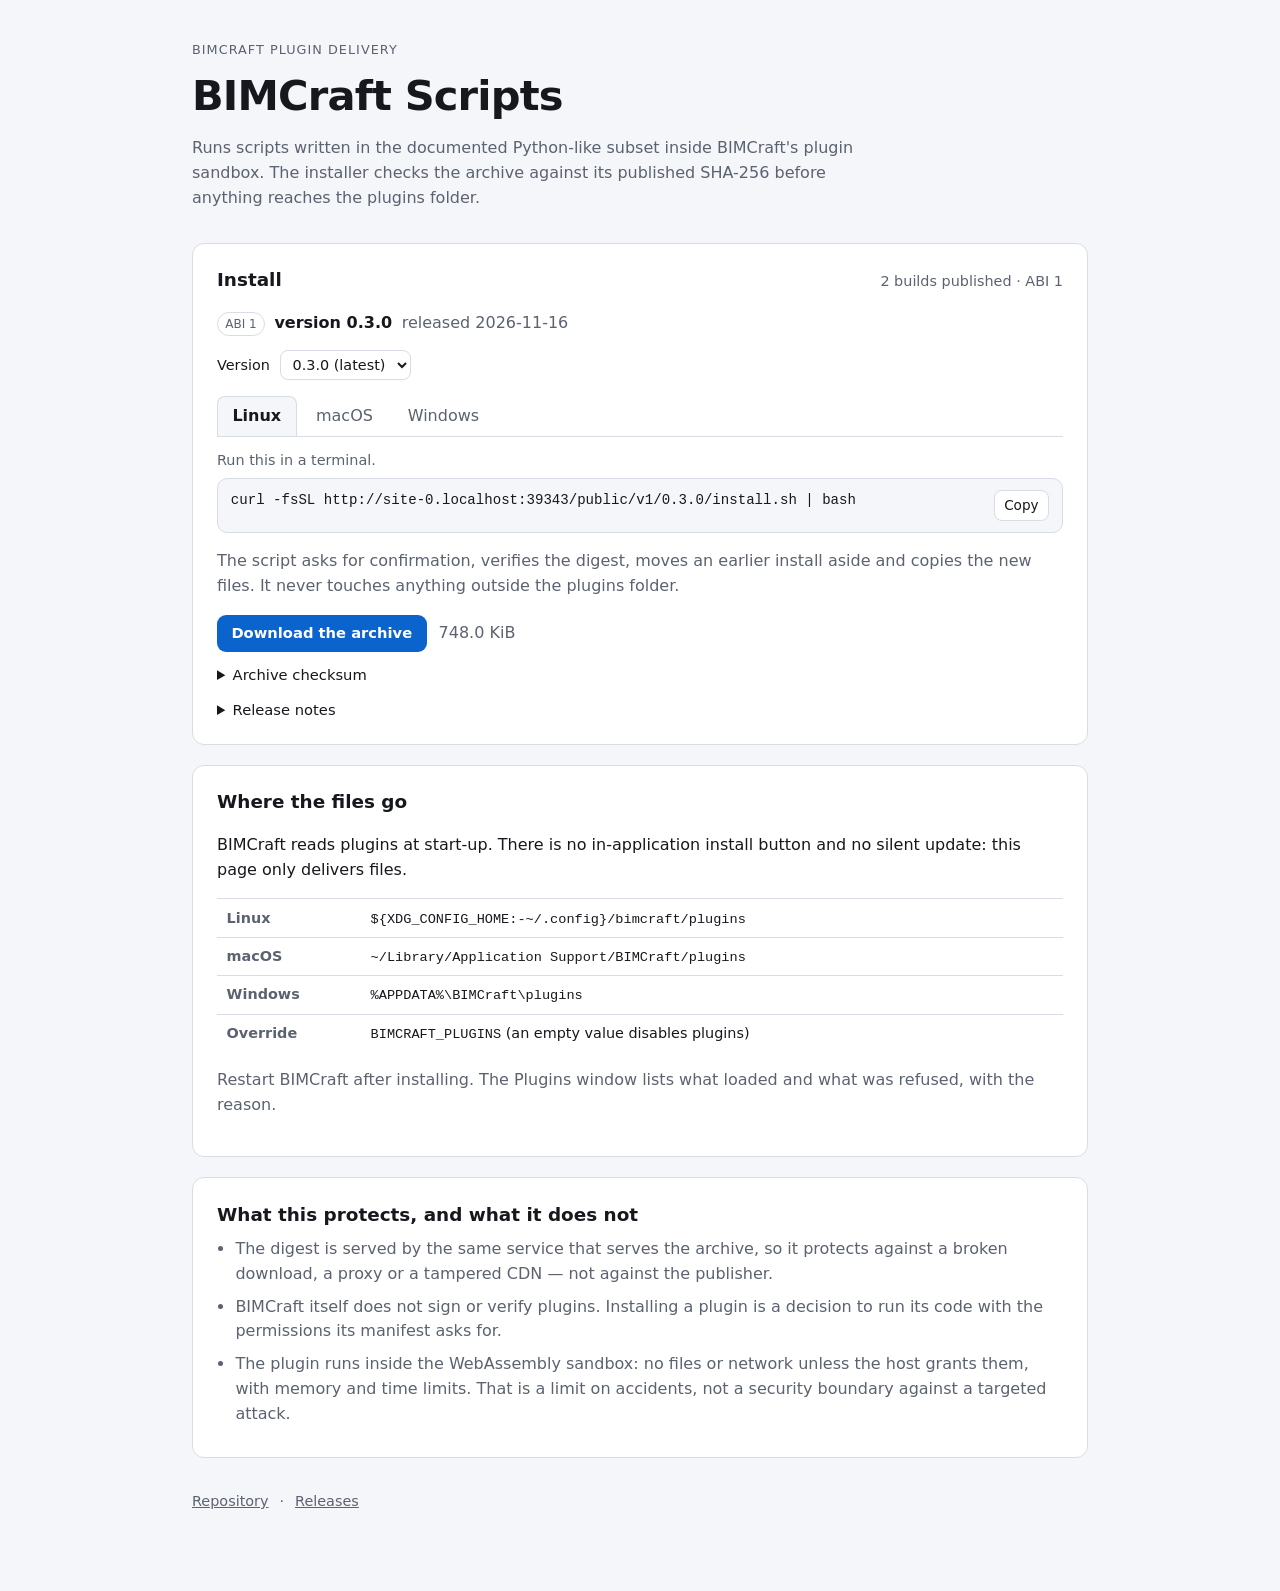
<file: public/index.html>
<!doctype html>
<html lang="en">
  <head>
    <meta charset="utf-8" />
    <meta name="viewport" content="width=device-width, initial-scale=1" />
    <meta name="color-scheme" content="light dark" />
    <meta
      name="description"
      content="Install the BIMCraft Scripts plugin: a verified archive and a one-command installer for Linux, macOS and Windows."
    />
    <title>BIMCraft Scripts — install</title>
    <link rel="icon" href="favicon.svg" type="image/svg+xml" />
    <link rel="stylesheet" href="styles.css" />
  </head>
  <body>
    <header class="page-header">
      <p class="eyebrow">BIMCraft plugin delivery</p>
      <h1 id="plugin-name">BIMCraft Scripts</h1>
      <p class="lede">
        Runs scripts written in the documented Python-like subset inside BIMCraft's plugin sandbox.
        The installer checks the archive against its published SHA-256 before anything reaches the
        plugins folder.
      </p>
    </header>

    <main>
      <section class="card" aria-labelledby="install-title">
        <div class="card-heading">
          <h2 id="install-title">Install</h2>
          <p id="status" class="status" role="status" aria-live="polite">Reading the release channel…</p>
        </div>

        <div id="empty" class="notice" hidden>
          <h3>No builds yet</h3>
          <p>
            This page is ready, but no archive has been published yet. Until then it has
            nothing to install.
          </p>
        </div>

        <div id="offline" class="notice notice-warning" hidden>
          <h3>The release list is unreachable</h3>
          <p>
            The page could not read the release list from this site. You can still install by
            hand: download the archive from the repository releases and unpack it into the
            plugins folder shown below.
          </p>
          <p><a id="offline-link" href="#">Open the releases page</a></p>
        </div>

        <div id="release" hidden>
          <div class="release-line">
            <span class="badge">ABI 1</span>
            <span id="release-version" class="release-version"></span>
            <span id="release-date" class="muted"></span>
          </div>

          <label class="field">
            <span>Version</span>
            <select id="version-select"></select>
          </label>

          <div class="tabs" role="tablist" aria-label="Operating system">
            <button type="button" role="tab" id="tab-linux" data-os="linux" aria-controls="panel-install">
              Linux
            </button>
            <button type="button" role="tab" id="tab-macos" data-os="macos" aria-controls="panel-install">
              macOS
            </button>
            <button type="button" role="tab" id="tab-windows" data-os="windows" aria-controls="panel-install">
              Windows
            </button>
          </div>

          <div id="panel-install" role="tabpanel" aria-labelledby="tab-linux">
            <p class="hint" id="command-hint"></p>
            <div class="command">
              <code id="command"></code>
              <button type="button" id="copy-command" class="copy">Copy</button>
            </div>
            <p class="muted">
              The script asks for confirmation, verifies the digest, moves an earlier install aside
              and copies the new files. It never touches anything outside the plugins folder.
            </p>
          </div>

          <p class="download-line">
            <a id="download-link" class="button" href="#">Download the archive</a>
            <span id="size" class="muted"></span>
          </p>

          <details class="digest">
            <summary>Archive checksum</summary>
            <p class="muted">
              Compare this with the file you downloaded. The installer rejects an archive whose
              SHA-256 differs.
            </p>
            <div class="command command-small">
              <code id="digest"></code>
              <button type="button" id="copy-digest" class="copy">Copy</button>
            </div>
          </details>

          <details class="notes" id="notes-box">
            <summary>Release notes</summary>
            <p id="notes" class="notes-text"></p>
          </details>
        </div>
      </section>

      <section class="card" aria-labelledby="where-title">
        <h2 id="where-title">Where the files go</h2>
        <p>
          BIMCraft reads plugins at start-up. There is no in-application install button and no silent
          update: this page only delivers files.
        </p>
        <table class="paths">
          <tbody>
            <tr>
              <th scope="row">Linux</th>
              <td><code>${XDG_CONFIG_HOME:-~/.config}/bimcraft/plugins</code></td>
            </tr>
            <tr>
              <th scope="row">macOS</th>
              <td><code>~/Library/Application Support/BIMCraft/plugins</code></td>
            </tr>
            <tr>
              <th scope="row">Windows</th>
              <td><code>%APPDATA%\BIMCraft\plugins</code></td>
            </tr>
            <tr>
              <th scope="row">Override</th>
              <td><code>BIMCRAFT_PLUGINS</code> (an empty value disables plugins)</td>
            </tr>
          </tbody>
        </table>
        <p class="muted">
          Restart BIMCraft after installing. The Plugins window lists what loaded and what was
          refused, with the reason.
        </p>
      </section>

      <section class="card" aria-labelledby="trust-title">
        <h2 id="trust-title">What this protects, and what it does not</h2>
        <ul class="trust">
          <li>
            The digest is served by the same service that serves the archive, so it protects against
            a broken download, a proxy or a tampered CDN — not against the publisher.
          </li>
          <li>
            BIMCraft itself does not sign or verify plugins. Installing a plugin is a decision to run
            its code with the permissions its manifest asks for.
          </li>
          <li>
            The plugin runs inside the WebAssembly sandbox: no files or network unless the host grants
            them, with memory and time limits. That is a limit on accidents, not a security boundary
            against a targeted attack.
          </li>
        </ul>
      </section>
    </main>

    <footer class="page-footer">
      <p>
        <a id="repo-link" href="#">Repository</a>
        <span class="dot">·</span>
        <a id="releases-link" href="#">Releases</a>
      </p>
    </footer>

    <script src="config.js"></script>
    <script src="app.js" defer></script>
  </body>
</html>
</file>
<file: public/styles.css>
:root {
  color-scheme: light dark;
  --ink: #16181d;
  --muted: #5b6270;
  --line: #d8dce4;
  --card: #ffffff;
  --page: #f4f6f9;
  --accent: #0b63ce;
  --accent-ink: #ffffff;
  --warning: #8a4b00;
  --warning-bg: #fff4e0;
  --radius: 12px;
  --mono: ui-monospace, SFMono-Regular, "SF Mono", Menlo, Consolas, "Liberation Mono", monospace;
  --sans: ui-sans-serif, system-ui, -apple-system, "Segoe UI", Roboto, "Helvetica Neue", Arial, sans-serif;
}

@media (prefers-color-scheme: dark) {
  :root {
    --ink: #e8ebf1;
    --muted: #a0a8b6;
    --line: #2a2f3a;
    --card: #12151b;
    --page: #0b0d11;
    --accent: #6aa8ff;
    --accent-ink: #08111f;
    --warning: #ffd08a;
    --warning-bg: #2a2113;
  }
}

* {
  box-sizing: border-box;
}

body {
  margin: 0;
  padding: 2.5rem 1.25rem 4rem;
  background: var(--page);
  color: var(--ink);
  font-family: var(--sans);
  line-height: 1.55;
}

.page-header,
main,
.page-footer {
  max-width: 56rem;
  margin: 0 auto;
}

.eyebrow {
  margin: 0 0 0.25rem;
  color: var(--muted);
  font-size: 0.8rem;
  letter-spacing: 0.08em;
  text-transform: uppercase;
}

h1 {
  margin: 0 0 0.5rem;
  font-size: clamp(1.9rem, 4vw, 2.6rem);
  letter-spacing: -0.02em;
}

h2 {
  margin: 0;
  font-size: 1.15rem;
}

h3 {
  margin: 0 0 0.35rem;
  font-size: 1rem;
}

.lede {
  margin: 0 0 2rem;
  max-width: 42rem;
  color: var(--muted);
}

.card {
  margin-bottom: 1.25rem;
  padding: 1.4rem 1.5rem;
  background: var(--card);
  border: 1px solid var(--line);
  border-radius: var(--radius);
}

.card-heading {
  display: flex;
  flex-wrap: wrap;
  gap: 0.5rem 1rem;
  align-items: baseline;
  justify-content: space-between;
  margin-bottom: 1rem;
}

.status {
  margin: 0;
  color: var(--muted);
  font-size: 0.9rem;
}

.notice {
  padding: 0.9rem 1rem;
  border: 1px solid var(--line);
  border-radius: 10px;
  background: var(--page);
}

.notice-warning {
  border-color: var(--warning);
  background: var(--warning-bg);
  color: var(--warning);
}

.release-line {
  display: flex;
  flex-wrap: wrap;
  gap: 0.6rem;
  align-items: baseline;
  margin-bottom: 0.9rem;
}

.badge {
  padding: 0.1rem 0.45rem;
  border: 1px solid var(--line);
  border-radius: 999px;
  color: var(--muted);
  font-size: 0.75rem;
}

.release-version {
  font-weight: 600;
}

.muted {
  color: var(--muted);
}

.field {
  display: flex;
  gap: 0.6rem;
  align-items: center;
  margin-bottom: 1rem;
  font-size: 0.9rem;
}

select {
  padding: 0.3rem 0.5rem;
  border: 1px solid var(--line);
  border-radius: 8px;
  background: var(--card);
  color: var(--ink);
  font: inherit;
}

.tabs {
  display: flex;
  gap: 0.25rem;
  margin-bottom: 0.75rem;
  border-bottom: 1px solid var(--line);
}

.tabs button {
  padding: 0.45rem 0.9rem;
  border: 1px solid transparent;
  border-bottom: none;
  border-radius: 8px 8px 0 0;
  background: none;
  color: var(--muted);
  font: inherit;
  cursor: pointer;
}

.tabs button[aria-selected="true"] {
  border-color: var(--line);
  background: var(--page);
  color: var(--ink);
  font-weight: 600;
}

.tabs button:focus-visible,
.copy:focus-visible,
.button:focus-visible,
select:focus-visible,
summary:focus-visible,
a:focus-visible {
  outline: 2px solid var(--accent);
  outline-offset: 2px;
}

.hint {
  margin: 0 0 0.4rem;
  color: var(--muted);
  font-size: 0.9rem;
}

.command {
  display: flex;
  gap: 0.75rem;
  align-items: flex-start;
  justify-content: space-between;
  padding: 0.7rem 0.8rem;
  border: 1px solid var(--line);
  border-radius: 10px;
  background: var(--page);
}

.command code {
  display: block;
  overflow-x: auto;
  font-family: var(--mono);
  font-size: 0.88rem;
  white-space: pre-wrap;
  word-break: break-all;
}

.command-small code {
  font-size: 0.8rem;
}

.copy {
  flex: none;
  padding: 0.25rem 0.6rem;
  border: 1px solid var(--line);
  border-radius: 8px;
  background: var(--card);
  color: var(--ink);
  font: inherit;
  font-size: 0.85rem;
  cursor: pointer;
}

.download-line {
  display: flex;
  flex-wrap: wrap;
  gap: 0.75rem;
  align-items: center;
  margin: 1rem 0 0.5rem;
}

.button {
  display: inline-block;
  padding: 0.45rem 0.9rem;
  border-radius: 9px;
  background: var(--accent);
  color: var(--accent-ink);
  text-decoration: none;
  font-weight: 600;
  font-size: 0.92rem;
}

details {
  margin-top: 0.75rem;
}

summary {
  cursor: pointer;
  font-size: 0.92rem;
}

.notes-text {
  white-space: pre-wrap;
}

.paths {
  width: 100%;
  margin: 0.75rem 0;
  border-collapse: collapse;
  font-size: 0.9rem;
}

.paths th,
.paths td {
  padding: 0.45rem 0.6rem;
  border-top: 1px solid var(--line);
  text-align: left;
  vertical-align: top;
}

.paths th {
  width: 9rem;
  color: var(--muted);
  font-weight: 600;
}

.paths code,
.trust code {
  font-family: var(--mono);
  font-size: 0.85rem;
  word-break: break-all;
}

.trust {
  margin: 0.5rem 0 0;
  padding-left: 1.15rem;
  color: var(--muted);
}

.trust li {
  margin-bottom: 0.5rem;
}

.page-footer {
  margin-top: 2rem;
  color: var(--muted);
  font-size: 0.9rem;
}

.page-footer a {
  color: inherit;
}

.dot {
  margin: 0 0.4rem;
}

@media (max-width: 34rem) {
  .card {
    padding: 1.1rem;
  }

  .paths th {
    width: 6.5rem;
  }
}
</file>
